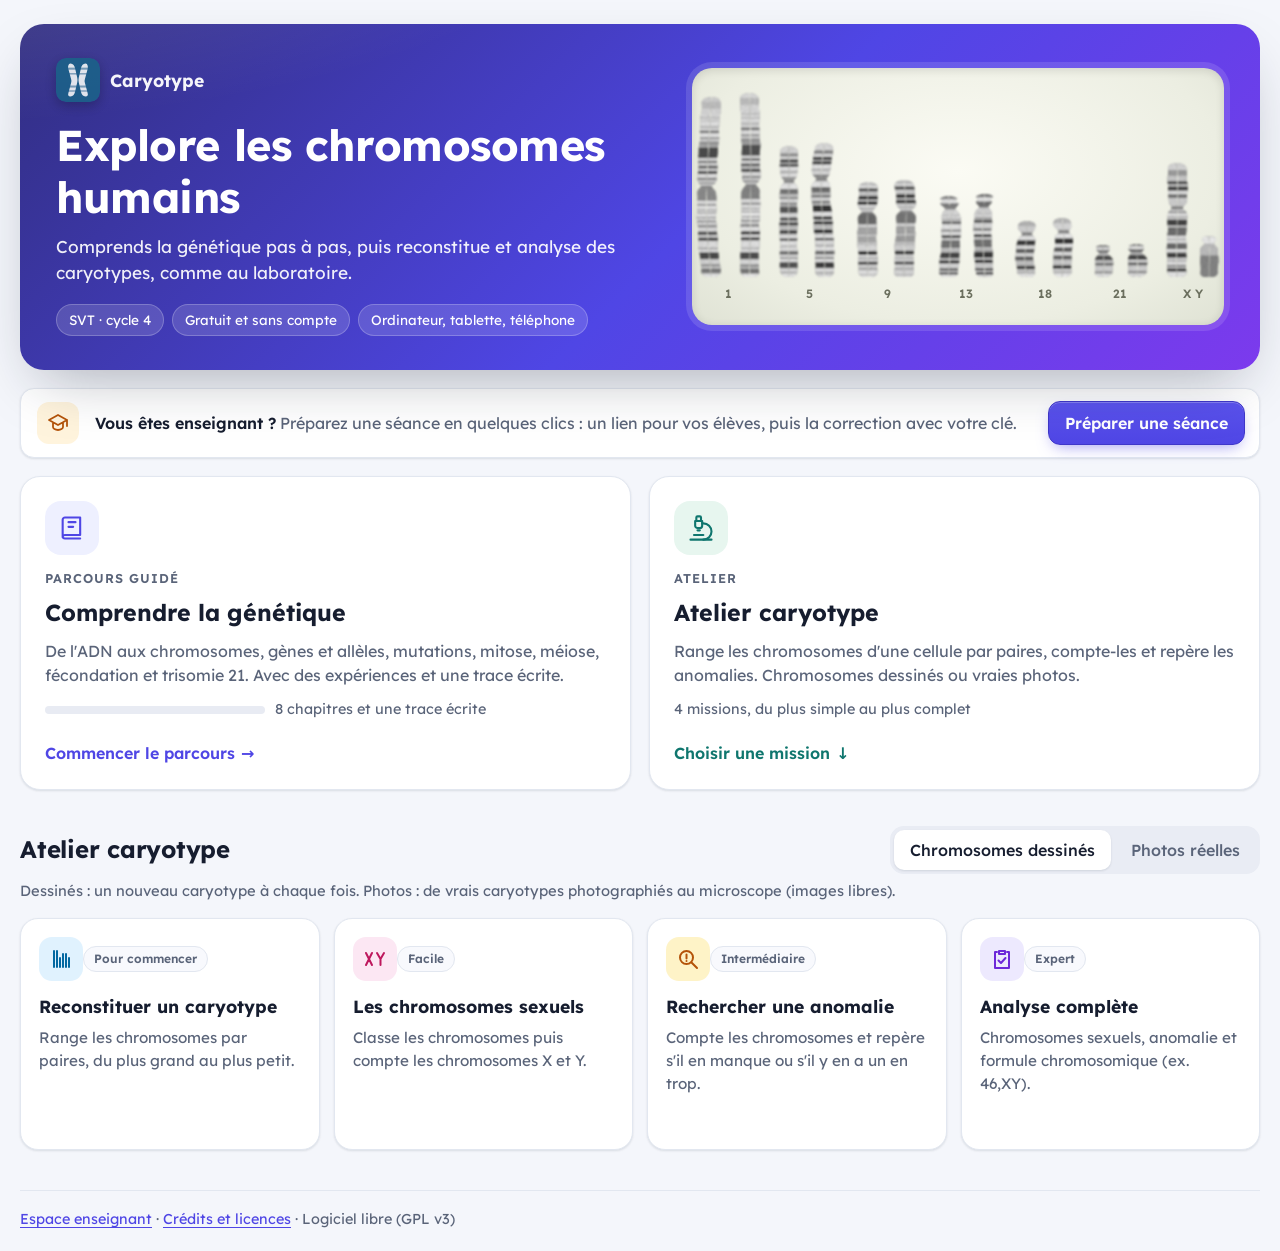
<file: app/index.html>
<!doctype html>
<html lang="fr">
<head>
  <meta charset="utf-8">
  <meta name="viewport" content="width=device-width, initial-scale=1">
  <title>Caryotype</title>
  <meta name="description" content="Reconstituer et analyser un caryotype humain : classement des chromosomes, chromosomes sexuels, anomalies du nombre.">
  <link rel="icon" href="img/icone.svg" type="image/svg+xml">
  <link rel="preload" href="polices/lexend.woff2" as="font" type="font/woff2" crossorigin>
  <link rel="stylesheet" href="css/style.css?v=17">
</head>
<body>

<!-- ============ ACCUEIL ============ -->
<main id="accueil" class="page">
  <header class="hero">
    <div class="hero-texte">
      <div class="hero-marque"><img src="img/icone.svg" alt="" width="44" height="44"><span>Caryotype</span></div>
      <h1>Explore les chromosomes humains</h1>
      <p>Comprends la génétique pas à pas, puis reconstitue et analyse des caryotypes, comme au laboratoire.</p>
      <div class="hero-puces"><span>SVT · cycle 4</span><span>Gratuit et sans compte</span><span>Ordinateur, tablette, téléphone</span></div>
    </div>
    <div class="hero-visuel" id="hero-visuel" aria-hidden="true"></div>
  </header>

  <div class="bandeau-prof partie-prof">
    <span class="bp-icone" aria-hidden="true"><svg viewBox="0 0 24 24" width="24" height="24"><path d="M3 9l9-5 9 5-9 5-9-5z M7 11.2V16c0 1.5 2.2 3 5 3s5-1.5 5-3v-4.8 M21 9v6" fill="none" stroke="currentColor" stroke-width="1.8" stroke-linecap="round" stroke-linejoin="round"/></svg></span>
    <p><b>Vous êtes enseignant ?</b> Préparez une séance en quelques clics : un lien pour vos élèves, puis la correction avec votre clé.</p>
    <button class="btn btn-principal" id="ouvrir-prof-haut">Préparer une séance</button>
  </div>

  <section class="entrees" aria-label="Choisir une activité">
    <a class="entree entree-parcours" href="parcours.html">
      <span class="entree-icone" aria-hidden="true"><svg viewBox="0 0 24 24" width="28" height="28"><path d="M4 19.5V5a2 2 0 0 1 2-2h13v15H6a2 2 0 0 0-2 2zm0 0A2 2 0 0 0 6 21h13 M9 7h6 M9 11h4" fill="none" stroke="currentColor" stroke-width="1.8" stroke-linecap="round" stroke-linejoin="round"/></svg></span>
      <span class="entree-sur">Parcours guidé</span>
      <span class="entree-titre">Comprendre la génétique</span>
      <span class="entree-texte">De l'ADN aux chromosomes, gènes et allèles, mutations, mitose, méiose, fécondation et trisomie 21. Avec des expériences et une trace écrite.</span>
      <span class="entree-progres" id="progres-parcours"><span class="barre-progres"><span></span></span><span class="progres-texte">8 chapitres</span></span>
      <span class="entree-action" id="action-parcours">Commencer le parcours <span aria-hidden="true">→</span></span>
    </a>
    <a class="entree entree-atelier" href="#atelier">
      <span class="entree-icone" aria-hidden="true"><svg viewBox="0 0 24 24" width="28" height="28"><g fill="none" stroke="currentColor" stroke-width="1.8" stroke-linecap="round" stroke-linejoin="round"><path d="M6 18h8"/><path d="M3 22h18"/><path d="M14 22a7 7 0 1 0 0-14h-1"/><path d="M9 14h2"/><path d="M9 12a2 2 0 0 1-2-2V6h6v4a2 2 0 0 1-2 2Z"/><path d="M12 6V3a1 1 0 0 0-1-1H9a1 1 0 0 0-1 1v3"/></g></svg></span>
      <span class="entree-sur">Atelier</span>
      <span class="entree-titre">Atelier caryotype</span>
      <span class="entree-texte">Range les chromosomes d'une cellule par paires, compte-les et repère les anomalies. Chromosomes dessinés ou vraies photos.</span>
      <span class="entree-progres"><span class="progres-texte">4 missions, du plus simple au plus complet</span></span>
      <span class="entree-action">Choisir une mission <span aria-hidden="true">↓</span></span>
    </a>
  </section>

  <section id="atelier" class="atelier">
    <div class="atelier-entete">
      <h2>Atelier caryotype</h2>
      <div class="segment" role="radiogroup" aria-label="Type de chromosomes">
        <label><input type="radio" name="type" value="dessin" checked><span>Chromosomes dessinés</span></label>
        <label><input type="radio" name="type" value="photo"><span>Photos réelles</span></label>
      </div>
    </div>
    <p class="atelier-aide" id="aide-type">Dessinés : un nouveau caryotype à chaque fois. Photos : de vrais caryotypes photographiés au microscope (images libres).</p>

    <div class="cartes" id="choix-activite">
      <button class="carte" data-activite="classer">
        <span class="carte-haut"><span class="carte-icone ic-1" aria-hidden="true"><svg viewBox="0 0 24 24" width="24" height="24"><path d="M5 4v16 M8 4v16 M14 7v13 M17 7v13 M20 11v9 M11 11v9" fill="none" stroke="currentColor" stroke-width="2" stroke-linecap="round"/></svg></span><span class="niveau">Pour commencer</span></span>
        <span class="carte-titre">Reconstituer un caryotype</span>
        <span class="carte-texte">Range les chromosomes par paires, du plus grand au plus petit.</span>
        <span class="carte-go" aria-hidden="true">Commencer →</span>
      </button>
      <button class="carte" data-activite="sexe">
        <span class="carte-haut"><span class="carte-icone ic-2" aria-hidden="true"><svg viewBox="0 0 24 24" width="24" height="24"><path d="M3 6l6 12 M9 6l-6 12 M14 6l3.5 6 3.5-6 M17.5 12v6" fill="none" stroke="currentColor" stroke-width="2" stroke-linecap="round" stroke-linejoin="round"/></svg></span><span class="niveau">Facile</span></span>
        <span class="carte-titre">Les chromosomes sexuels</span>
        <span class="carte-texte">Classe les chromosomes puis compte les chromosomes X et Y.</span>
        <span class="carte-go" aria-hidden="true">Commencer →</span>
      </button>
      <button class="carte" data-activite="anomalie">
        <span class="carte-haut"><span class="carte-icone ic-3" aria-hidden="true"><svg viewBox="0 0 24 24" width="24" height="24"><circle cx="10.5" cy="10.5" r="6.5" fill="none" stroke="currentColor" stroke-width="2"/><path d="M15.5 15.5L21 21 M10.5 7.5v4 M10.5 14v.01" fill="none" stroke="currentColor" stroke-width="2" stroke-linecap="round"/></svg></span><span class="niveau">Intermédiaire</span></span>
        <span class="carte-titre">Rechercher une anomalie</span>
        <span class="carte-texte">Compte les chromosomes et repère s'il en manque ou s'il y en a un en trop.</span>
        <span class="carte-go" aria-hidden="true">Commencer →</span>
      </button>
      <button class="carte" data-activite="complet">
        <span class="carte-haut"><span class="carte-icone ic-4" aria-hidden="true"><svg viewBox="0 0 24 24" width="24" height="24"><path d="M9 4h6v3H9z M7 5H5v16h14V5h-2 M8.5 13.5l2.5 2.5 4.5-5" fill="none" stroke="currentColor" stroke-width="2" stroke-linecap="round" stroke-linejoin="round"/></svg></span><span class="niveau">Expert</span></span>
        <span class="carte-titre">Analyse complète</span>
        <span class="carte-texte">Chromosomes sexuels, anomalie et formule chromosomique (ex. 46,XY).</span>
        <span class="carte-go" aria-hidden="true">Commencer →</span>
      </button>
    </div>
  </section>

  <footer class="pied-accueil">
    <span class="partie-prof"><button class="lien" id="ouvrir-prof">Espace enseignant</button> ·</span>
    <button class="lien" id="ouvrir-credits">Crédits et licences</button> ·
    <span>Logiciel libre (GPL v3)</span>
  </footer>
</main>

<!-- ============ ACTIVITÉ ============ -->
<main id="activite" class="page" hidden>
  <header class="barre">
    <a class="btn" id="retour-parcours" hidden>← Retour au parcours</a>
    <button class="btn-icone" id="retour" title="Retour à l'accueil" aria-label="Retour à l'accueil">
      <svg viewBox="0 0 24 24" width="22" height="22"><path d="M15 5l-7 7 7 7" fill="none" stroke="currentColor" stroke-width="2.4" stroke-linecap="round" stroke-linejoin="round"/></svg>
    </button>
    <div class="titre-activite">
      <h1 id="titre-activite">Reconstituer un caryotype</h1>
      <span id="code-cas" class="code"></span>
    </div>
    <label class="eleve">Nom <input id="nom-eleve" type="text" autocomplete="off" placeholder="Prénom Nom, classe"></label>
    <div class="outils">
      <div class="zoom-groupe" role="group" aria-label="Taille des chromosomes">
        <button id="zoom-moins" class="btn-icone" title="Rapetisser" aria-label="Rapetisser">−</button>
        <button id="zoom-plus" class="btn-icone" title="Agrandir" aria-label="Agrandir">+</button>
      </div>
      <button id="btn-aide" class="btn" title="Aide"><svg viewBox="0 0 24 24" width="20" height="20" aria-hidden="true"><circle cx="12" cy="12" r="9.5" fill="none" stroke="currentColor" stroke-width="1.8"/><path d="M9.5 9.3a2.6 2.6 0 0 1 5 .9c0 1.7-2.5 2.2-2.5 3.8 M12 17v.01" fill="none" stroke="currentColor" stroke-width="1.8" stroke-linecap="round"/></svg><span class="txt">Aide</span></button>
      <button id="btn-imprimer" class="btn" title="Imprimer"><svg viewBox="0 0 24 24" width="20" height="20" aria-hidden="true"><path d="M7 9V3h10v6 M7 17H5a2 2 0 0 1-2-2v-4a2 2 0 0 1 2-2h14a2 2 0 0 1 2 2v4a2 2 0 0 1-2 2h-2 M7 14h10v7H7z" fill="none" stroke="currentColor" stroke-width="1.8" stroke-linejoin="round"/></svg><span class="txt">Imprimer</span></button>
    </div>
  </header>

  <p class="consigne" id="consigne"></p>

  <div class="espace">
    <section class="panneau" id="panneau-lame">
      <h2>Lame du microscope <span class="compteur" id="compteur-lame"></span></h2>
      <div id="lame" aria-label="Chromosomes à classer"></div>
      <p class="astuce">Glisse un chromosome vers sa case, ou touche-le puis touche sa case. Un toucher l'affiche en grand dans la loupe ; double toucher (ou double-clic) : le retourner.</p>
    </section>

    <section class="panneau" id="panneau-caryo">
      <h2>Caryogramme</h2>
      <div id="caryogramme"></div>
    </section>
  </div>

  <section class="panneau" id="questions" hidden></section>

  <div class="actions">
    <button id="btn-verifier" class="btn btn-principal">Vérifier</button>
    <button id="btn-solution" class="btn" hidden>Voir la solution</button>
    <button id="btn-nouveau" class="btn">Nouveau caryotype</button>
  </div>
  <div id="rendu" class="rendu" hidden>
    <p><b>Quand tu as fini</b> : clique sur « Mon bilan », télécharge ton bilan et range le fichier là où ton professeur te l'a demandé (ou montre-lui l'écran).</p>
    <button id="btn-rendu" class="btn btn-principal">Mon bilan</button>
  </div>
  <div id="bilan" class="bilan" role="status" aria-live="polite" hidden></div>

  <aside id="loupe" aria-hidden="true" hidden>
    <span class="loupe-titre">Loupe</span>
    <img alt="">
  </aside>
</main>

<!-- ============ AIDE ============ -->
<dialog id="dlg-aide">
  <form method="dialog" class="dlg">
    <h2>Comment reconnaître les chromosomes ?</h2>
    <ul>
      <li><b>La taille</b> : les chromosomes sont numérotés du plus grand (1) au plus petit (21 et 22 ; le 21 est même un peu plus petit que le 22).</li>
      <li><b>Le centromère</b> : l'étranglement du chromosome. Il est au milieu (1, 3, 16, 19, 20), décalé (la plupart) ou tout en haut (13, 14, 15, 21, 22).</li>
      <li><b>Les bandes</b> : chaque paire a son propre « code-barres » de bandes claires et sombres. Les deux chromosomes d'une même paire ont les mêmes bandes.</li>
      <li><b>Les chromosomes sexuels</b> : X est un chromosome moyen (taille entre le 7 et le 8). Y est petit, de la taille des chromosomes 19 à 22.</li>
    </ul>
    <h3>Les modèles</h3>
    <div id="planche"></div>
    <p class="note">Dans un caryogramme, on place le bras court (au-dessus du centromère) en haut.</p>
    <div class="dlg-actions"><button class="btn btn-principal">Fermer</button></div>
  </form>
</dialog>

<!-- ============ BILAN DE L'ÉLÈVE ============ -->
<dialog id="dlg-rendu">
  <form method="dialog" class="dlg">
    <h2>Mon bilan</h2>
    <div class="ligne"><input type="text" id="r-nom" placeholder="Prénom et nom" autocomplete="off"><input type="text" id="r-classe" placeholder="Classe (ex. 3e2)" autocomplete="off"></div>
    <div class="dlg-actions" style="justify-content:flex-start"><button class="btn btn-principal" type="button" id="r-voir">Voir mon bilan</button></div>
    <p class="note" id="r-etat" aria-live="polite"></p>
    <div id="r-bilan"></div>
    <div class="dlg-actions" id="r-actions" hidden>
      <button class="btn btn-principal" type="button" id="r-telecharger">Télécharger mon bilan</button>
      <button class="btn" type="button" id="r-copier">Copier le code</button>
    </div>
    <p class="note" id="r-aide" hidden>Enregistre le fichier là où ton professeur te l'a demandé (dossier de l'ordinateur, ENT…), ou montre-lui cet écran.</p>
    <div class="dlg-actions"><button class="btn">Fermer</button></div>
  </form>
</dialog>

<!-- ============ ESPACE ENSEIGNANT ============ -->
<dialog id="dlg-prof">
  <form method="dialog" class="dlg" id="form-prof">
    <h2>Préparer une séance</h2>
    <ol class="guide-prof">
      <li><b>Réglez</b> l'activité (étapes 1 à 4 ci-dessous), puis copiez le lien (étape 5).</li>
      <li><b>Donnez le lien</b> aux élèves (ENT, Pronote, QR code…). Ils arrivent directement sur l'activité, sans espace enseignant, sans compte à créer. Rien n'est enregistré en ligne.</li>
      <li><b>Récupérez les bilans</b> : chaque élève télécharge un fichier « Mon bilan » ; glissez-les tous en bas de cette fenêtre.</li>
      <li><b>Corrigez</b> : chaque élève a un code de caryotype (en haut de son écran et sur sa feuille imprimée). Avec ce code et votre clé, vous ouvrez sa solution (en bas de cette fenêtre).</li>
    </ol>

    <fieldset>
      <legend>1. La mission</legend>
      <select id="prof-activite">
        <option value="classer">Reconstituer un caryotype</option>
        <option value="sexe">Les chromosomes sexuels (X et Y)</option>
        <option value="anomalie">Rechercher une anomalie</option>
        <option value="complet">Analyse complète (avec formule)</option>
      </select>
    </fieldset>

    <fieldset>
      <legend>2. Les caryotypes possibles <small>(un est tiré au hasard pour chaque élève)</small></legend>
      <div class="ligne">
        <button type="button" class="btn" id="prof-essentiels">Les essentiels : 46,XX · 46,XY · trisomie 21</button>
        <button type="button" class="btn" id="prof-tout">Tout cocher</button>
        <button type="button" class="btn" id="prof-rien">Tout décocher</button>
      </div>
      <div id="prof-cas" class="liste-cas"></div>
    </fieldset>

    <fieldset>
      <legend>3. Les options</legend>
      <label><input type="checkbox" id="prof-modeles" checked> Afficher les modèles dans les cases (aide)</label>
      <label><input type="checkbox" id="prof-rotation" checked> Chromosomes tournés dans tous les sens sur la lame</label>
      <label><input type="checkbox" id="prof-solution" checked> Autoriser « Voir la solution » après une vérification</label>
    </fieldset>

    <fieldset>
      <legend>4. Votre clé de correction</legend>
      <p class="note">Elle vous permettra d'ouvrir la solution du caryotype de chaque élève. Notez-la : elle n'est pas dans le lien donné aux élèves, qui ne peuvent donc pas l'utiliser. Gardez la même pour toutes vos classes.</p>
      <input id="prof-cle" type="text" autocomplete="off" spellcheck="false" aria-label="Clé de correction">
    </fieldset>

    <fieldset class="encadre-lien">
      <legend>5. Le lien à donner aux élèves</legend>
      <input id="prof-lien" type="text" readonly aria-label="Lien à donner aux élèves">
      <div class="dlg-actions">
        <button type="button" class="btn" id="prof-tester">Tester comme un élève</button>
        <button type="button" class="btn btn-principal" id="prof-copier">Copier le lien</button>
      </div>
      <p class="note">Pour le parcours guidé « Comprendre la génétique », donnez simplement l'adresse <a href="parcours.html" id="prof-lien-parcours">parcours.html</a>.</p>
    </fieldset>

    <fieldset>
      <legend>Après la séance : lire les bilans</legend>
      <p class="note">En fin d'activité, chaque élève clique sur « Mon bilan » et télécharge un petit fichier dont le nom contient tout : nom, classe et code (ex. <code>Caryotype · Léa Martin · 3e2 · K7M2-9QXP-3TBA-WQ4R-ZZZZ</code>).</p>
      <label class="depot" id="prof-depot"><input type="file" id="prof-fichiers" multiple accept=".html,.htm,text/html" hidden>
        <b>Glissez ici les fichiers des élèves</b><span>ou cliquez pour les choisir (plusieurs à la fois)</span></label>
      <p class="note">Sans fichier : tapez une ligne par élève, recopiée de son écran ou d'une photo (<code>Léa Martin ; 3e2 ; code</code>). Les accents et majuscules n'ont pas d'importance. Les anciens codes « R1. » sont aussi acceptés.</p>
      <textarea id="prof-rendus" rows="3" placeholder="Prénom Nom ; classe ; code (une ligne par élève)" spellcheck="false"></textarea>
      <div class="dlg-actions" style="justify-content:flex-start">
        <button type="button" class="btn btn-principal" id="prof-lire">Ajouter ces lignes</button>
        <button type="button" class="btn" id="prof-vider">Vider le tableau</button>
        <button type="button" class="btn" id="prof-copier-tableau" hidden>Copier le tableau (tableur)</button>
      </div>
      <div id="prof-tableau"></div>
      <p class="note">« Voir » ouvre le caryotype de l'élève tel qu'il l'a rendu (fichiers seulement, avec la clé de correction du lien). Le code vérifie le nom, la classe et les résultats : une retouche ou une faute de frappe est signalée. Rien n'est envoyé en ligne.</p>
    </fieldset>

    <fieldset>
      <legend>Ouvrir la solution d'un caryotype</legend>
      <p class="note">Chaque caryotype tiré depuis votre lien a un code (en haut de l'écran de l'élève et sur sa feuille imprimée). La solution s'ouvre avec ce code et votre clé de correction ci-dessus.</p>
      <div class="ligne">
        <input id="prof-code" type="text" placeholder="Code, ex. D7K2Q-4F" autocomplete="off">
        <button type="button" class="btn" id="prof-corriger">Ouvrir avec la solution</button>
      </div>
    </fieldset>

    <div class="dlg-actions"><button class="btn btn-principal">Fermer</button></div>
  </form>
</dialog>

<!-- ============ CRÉDITS ============ -->
<dialog id="dlg-credits">
  <form method="dialog" class="dlg">
    <h2>Crédits et licences</h2>
    <p>Application libre réalisée pour l'enseignement des SVT au collège, vibecodée avec Claude (Anthropic).</p>
    <ul>
      <li><b>Bandes chromosomiques</b> des chromosomes dessinés : UCSC Genome Browser, assemblage GRCh38/hg38 (fichier cytoBand), domaine public.</li>
      <li><b>Photos de caryotypes</b> (Wikimedia Commons), chromosomes découpés et détourés :
        <ul id="liste-credits"></ul>
      </li>
      <li><b>Police</b> Lexend (SIL Open Font License) ; icône du microscope : Lucide (licence ISC).</li>
      <li>Le caryotype photo « 46,XX » est un montage pédagogique : deux chromosomes X ont été retirés d'un caryotype 48,XXXX.</li>
    </ul>
    <div class="dlg-actions"><button class="btn btn-principal">Fermer</button></div>
  </form>
</dialog>

<script src="js/bandes.js?v=17"></script>
<script src="donnees/chromosomes.js?v=17"></script>
<script src="js/chromosome.js?v=17"></script>
<script src="js/cas.js?v=17"></script>
<script src="js/app.js?v=17"></script>
</body>
</html>
</file>
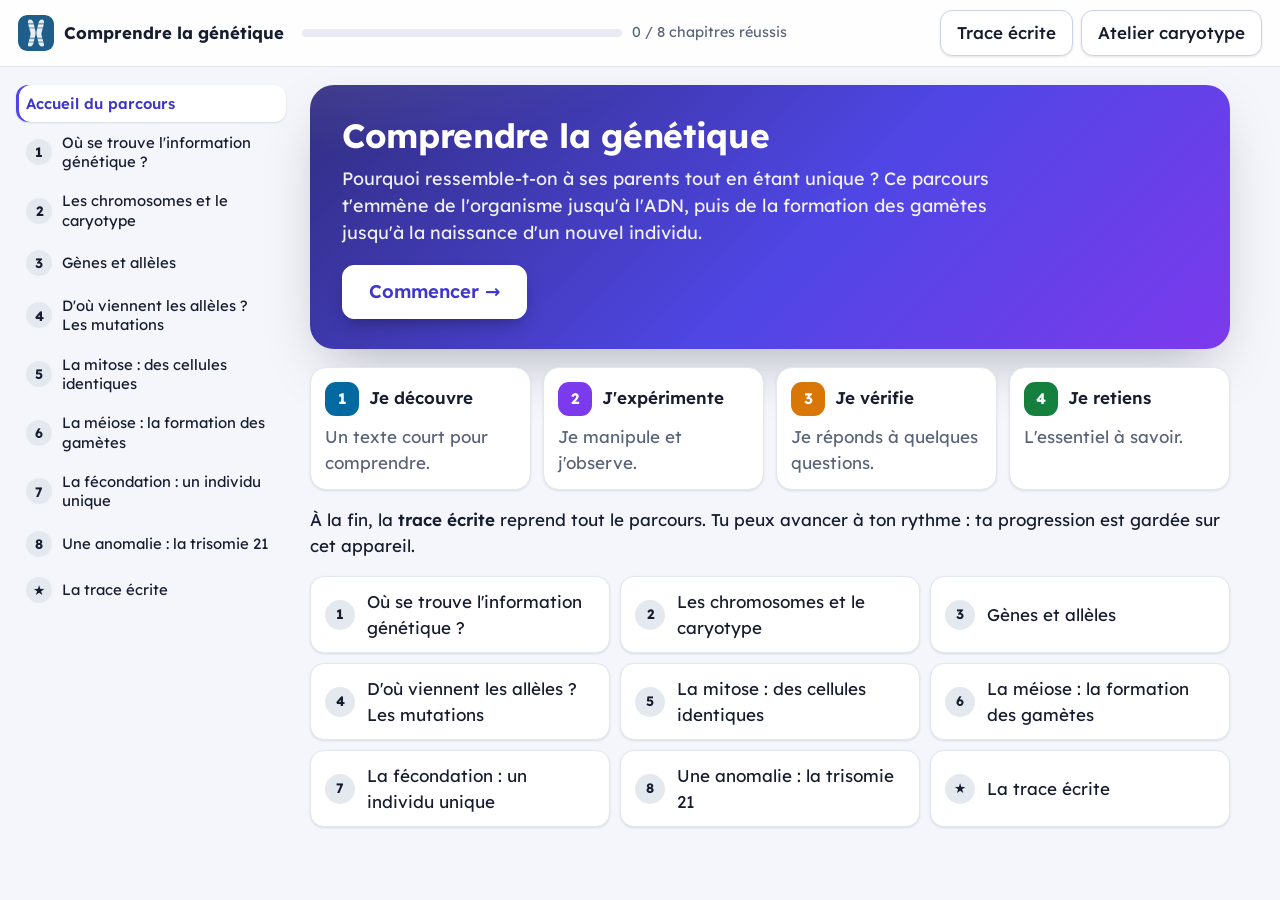
<file: app/parcours.html>
<!doctype html>
<html lang="fr">
<head>
  <meta charset="utf-8">
  <meta name="viewport" content="width=device-width, initial-scale=1">
  <title>Comprendre la génétique</title>
  <meta name="description" content="Parcours guidé de génétique (SVT, cycle 4) : ADN, chromosomes, caryotype, gènes et allèles, mutations, mitose, méiose, fécondation, trisomie 21, trace écrite.">
  <link rel="icon" href="img/icone.svg" type="image/svg+xml">
  <link rel="preload" href="polices/lexend.woff2" as="font" type="font/woff2" crossorigin>
  <link rel="stylesheet" href="css/style.css?v=17">
  <link rel="stylesheet" href="css/parcours.css?v=17">
</head>
<body class="parcours">

<header class="p-entete">
  <button class="btn p-menu" id="p-menu" aria-expanded="false" aria-controls="sommaire">☰ Chapitres</button>
  <a class="p-marque" href="index.html" title="Accueil">
    <img src="img/icone.svg" alt="" width="36" height="36">
    <span>Comprendre la génétique</span>
  </a>
  <div class="p-progression" aria-label="Progression">
    <div class="p-barre"><div id="p-barre-remplie"></div></div>
    <span id="p-progression-texte"></span>
  </div>
  <nav class="p-liens">
    <a href="#trace" class="btn">Trace écrite</a>
    <a href="index.html" class="btn">Atelier caryotype</a>
  </nav>
</header>

<div class="p-corps">
  <nav id="sommaire" aria-label="Chapitres"></nav>
  <div class="p-voile" id="p-voile"></div>
  <main id="chapitre" tabindex="-1"></main>
</div>

<script src="js/bandes.js?v=17"></script>
<script src="js/chromosome.js?v=17"></script>
<script src="js/parcours.js?v=17"></script>
</body>
</html>
</file>
<file: app/css/style.css>
/* Caryotype — styles communs (accueil, atelier, boîtes de dialogue).
 * Police Lexend (SIL OFL), hébergée avec l'application : aucun appel
 * à un serveur extérieur. */
@font-face {
  font-family: "Lexend";
  src: url("../polices/lexend.woff2") format("woff2");
  font-weight: 100 900;
  font-display: swap;
}

:root {
  --zoom: 1;
  --fond: #f4f6fb;
  --surface: #ffffff;
  --surface-2: #f8f9fd;
  --texte: #161d2f;
  --texte-doux: #5a6479;
  --bordure: #e2e7f0;
  --bordure-forte: #cbd3e1;
  --primaire: #4f46e5;
  --primaire-fonce: #3f37c9;
  --primaire-clair: #eef0ff;
  --accent: #f59e0b;
  --juste: #15803d;
  --juste-clair: #e8f7ee;
  --faux: #dc2626;
  --faux-clair: #fdecec;
  --lame: #eef0e6;
  --rayon: 14px;
  --rayon-petit: 10px;
  --ombre-1: 0 1px 2px rgb(22 29 47 / 6%), 0 1px 3px rgb(22 29 47 / 6%);
  --ombre-2: 0 10px 30px -10px rgb(22 29 47 / 22%), 0 2px 6px rgb(22 29 47 / 6%);
  --ombre-3: 0 24px 60px -20px rgb(22 29 47 / 35%);
  --police: "Lexend", system-ui, -apple-system, "Segoe UI", Roboto, Ubuntu, sans-serif;
  color-scheme: light;
}

* { box-sizing: border-box; }
html { scroll-behavior: smooth; }
@media (prefers-reduced-motion: reduce) {
  html { scroll-behavior: auto; }
  *, *::before, *::after { animation-duration: .01ms !important; transition-duration: .01ms !important; }
}
body {
  margin: 0;
  font: 16px/1.5 var(--police);
  color: var(--texte);
  background: var(--fond);
  -webkit-font-smoothing: antialiased;
}
[hidden] { display: none !important; }
h1, h2, h3, h4 { line-height: 1.2; margin: 0; letter-spacing: -.01em; }
small { color: var(--texte-doux); }
b, strong { font-weight: 600; }

.page { max-width: 1440px; margin: 0 auto; padding: 20px; }

/* ---------- boutons ---------- */
.btn, .btn-icone {
  font: inherit; font-weight: 500;
  display: inline-flex; align-items: center; justify-content: center; gap: 8px;
  border: 1px solid var(--bordure-forte);
  background: var(--surface);
  color: var(--texte);
  border-radius: 12px;
  padding: 9px 16px;
  min-height: 44px;
  cursor: pointer;
  text-decoration: none;
  box-shadow: var(--ombre-1);
  transition: background .15s, border-color .15s, box-shadow .15s, transform .1s, color .15s;
}
.btn:hover, .btn-icone:hover { border-color: var(--primaire); color: var(--primaire-fonce); }
.btn:active, .btn-icone:active { transform: translateY(1px); }
.btn:disabled, .btn-icone:disabled { opacity: .5; cursor: not-allowed; transform: none; }
.btn svg { flex: none; }
.btn-principal {
  background: linear-gradient(180deg, #5b53ee, var(--primaire));
  border-color: var(--primaire-fonce); color: #fff; font-weight: 600;
  box-shadow: 0 1px 0 rgb(255 255 255 / 25%) inset, 0 6px 16px -6px rgb(79 70 229 / 60%);
}
.btn-principal:hover { background: var(--primaire-fonce); color: #fff; border-color: var(--primaire-fonce); }
.btn-icone { width: 44px; padding: 0; font-size: 22px; }
.lien { font: inherit; background: none; border: 0; color: var(--primaire); text-decoration: underline; text-underline-offset: 3px; cursor: pointer; padding: 0; }
.lien:hover { color: var(--primaire-fonce); }
:focus-visible { outline: 3px solid var(--accent); outline-offset: 2px; border-radius: 6px; }

/* ---------- accueil ---------- */
.hero {
  position: relative; overflow: hidden;
  display: grid; grid-template-columns: minmax(0, 1.15fr) minmax(0, 1fr); gap: 24px; align-items: center;
  background:
    radial-gradient(1200px 400px at -10% -40%, rgb(255 255 255 / 18%), transparent 60%),
    linear-gradient(135deg, #312e81 0%, #4f46e5 55%, #7c3aed 100%);
  color: #fff; border-radius: 24px; padding: 34px 36px; margin: 4px 0 18px;
  box-shadow: var(--ombre-3);
}
.hero-marque { display: flex; align-items: center; gap: 10px; font-weight: 700; font-size: 1.1rem; opacity: .95; margin-bottom: 18px; }
.hero-marque img { border-radius: 10px; box-shadow: 0 4px 12px rgb(0 0 0 / 25%); }
.hero h1 { font-size: clamp(1.8rem, 3.6vw, 2.7rem); font-weight: 700; margin-bottom: 10px; }
.hero-texte > p { margin: 0 0 18px; font-size: 1.08rem; opacity: .92; max-width: 560px; }
.hero-puces { display: flex; flex-wrap: wrap; gap: 8px; }
.hero-puces span { font-size: .85rem; padding: 5px 12px; border-radius: 999px; background: rgb(255 255 255 / 14%); border: 1px solid rgb(255 255 255 / 22%); }
.hero-visuel {
  display: flex; align-items: flex-end; justify-content: center; gap: 10px; flex-wrap: nowrap;
  min-height: 200px; padding: 22px 16px; border-radius: 20px;
  background: radial-gradient(ellipse at 50% 40%, #fbfbf4 0%, #eceee2 70%, #dfe2d4 100%);
  box-shadow: 0 0 0 6px rgb(255 255 255 / 12%), inset 0 2px 10px rgb(0 0 0 / 12%);
}
.hero-visuel .paire { display: flex; gap: 4px; align-items: center; flex-direction: column; }
.hero-visuel .paire > div { display: flex; gap: 3px; align-items: flex-end; }
.hero-visuel img { width: auto; height: auto; max-height: calc(var(--h) * 1px); }
@media (max-width: 1100px) { .hero-visuel img { max-height: calc(var(--h) * .75px); } .hero-visuel { gap: 6px; } }
@media (max-width: 480px) {
  .hero-visuel img { max-height: calc(var(--h) * .6px); }
  .hero-visuel { gap: 8px; }
  .hero-visuel .paire:nth-child(2), .hero-visuel .paire:nth-child(4) { display: none; }
}
input[type=range] { accent-color: var(--primaire); }
.hero-visuel .paire span { font-size: .75rem; font-weight: 600; color: #6b6f5e; }
@media (max-width: 820px) {
  .hero { grid-template-columns: minmax(0, 1fr); padding: 26px 22px; }
  .hero-visuel { min-height: 0; padding: 14px; gap: 6px; }
}

.bandeau-prof {
  display: flex; align-items: center; gap: 12px 16px; flex-wrap: wrap;
  background: var(--surface); border: 1px solid var(--bordure); border-radius: var(--rayon);
  padding: 12px 14px 12px 16px; margin: 0 0 18px; box-shadow: var(--ombre-1);
}
.bandeau-prof p { margin: 0; flex: 1 1 320px; color: var(--texte-doux); }
.bandeau-prof p b { color: var(--texte); }
.bp-icone { display: grid; place-items: center; width: 42px; height: 42px; border-radius: 12px; background: #fff4dd; color: #b45309; flex: none; }
.mode-eleve .partie-prof { display: none !important; }

.entrees { display: grid; grid-template-columns: repeat(2, minmax(0, 1fr)); gap: 18px; margin-bottom: 36px; }
@media (max-width: 820px) { .entrees { grid-template-columns: minmax(0, 1fr); } }
.entree {
  position: relative; display: flex; flex-direction: column; gap: 8px; text-decoration: none; color: var(--texte);
  background: var(--surface); border: 1px solid var(--bordure); border-radius: 20px; padding: 24px;
  box-shadow: var(--ombre-1); transition: transform .18s, box-shadow .18s, border-color .18s;
}
.entree:hover { transform: translateY(-3px); box-shadow: var(--ombre-2); border-color: var(--bordure-forte); }
.entree-icone { display: grid; place-items: center; width: 54px; height: 54px; border-radius: 16px; margin-bottom: 6px; }
.entree-parcours .entree-icone { background: var(--primaire-clair); color: var(--primaire); }
.entree-atelier .entree-icone { background: #e7f6ef; color: #0f766e; }
.entree-sur { font-size: .8rem; font-weight: 600; text-transform: uppercase; letter-spacing: .08em; color: var(--texte-doux); }
.entree-titre { font-size: 1.45rem; font-weight: 700; }
.entree-texte { color: var(--texte-doux); }
.entree-progres { display: flex; align-items: center; gap: 10px; font-size: .9rem; color: var(--texte-doux); margin-top: 4px; }
.barre-progres { flex: 1; max-width: 220px; height: 8px; border-radius: 99px; background: #e8ebf3; overflow: hidden; }
.barre-progres > span { display: block; height: 100%; width: 0; border-radius: 99px; background: linear-gradient(90deg, #22c55e, var(--juste)); transition: width .5s; }
.entree-action { margin-top: auto; padding-top: 12px; font-weight: 600; color: var(--primaire); display: inline-flex; gap: 6px; }
.entree-atelier .entree-action { color: #0f766e; }
.entree-action span { transition: transform .18s; }
.entree:hover .entree-action span { transform: translateX(3px); }
.entree-atelier:hover .entree-action span { transform: translateY(3px); }

.atelier { scroll-margin-top: 16px; }
.atelier-entete { display: flex; flex-wrap: wrap; align-items: center; justify-content: space-between; gap: 12px; margin-bottom: 6px; }
.atelier-entete h2 { font-size: 1.5rem; }
.atelier-aide { margin: 0 0 16px; color: var(--texte-doux); font-size: .92rem; }

/* contrôle segmenté (choix dessins / photos) */
.segment { display: inline-flex; padding: 4px; gap: 4px; background: #e9ecf4; border-radius: 14px; }
.segment label { position: relative; cursor: pointer; }
.segment input { position: absolute; opacity: 0; inset: 0; margin: 0; width: 100%; height: 100%; cursor: pointer; }
.segment span { display: block; padding: 8px 16px; border-radius: 10px; font-weight: 500; color: var(--texte-doux); transition: background .15s, color .15s, box-shadow .15s; }
.segment input:checked + span { background: var(--surface); color: var(--texte); box-shadow: var(--ombre-1); }
.segment input:focus-visible + span { outline: 3px solid var(--accent); }

.cartes { display: grid; grid-template-columns: repeat(auto-fill, minmax(240px, 1fr)); gap: 14px; }
.carte {
  font: inherit; text-align: left; cursor: pointer; color: var(--texte);
  background: var(--surface); border: 1px solid var(--bordure); border-radius: 18px;
  padding: 18px; display: flex; flex-direction: column; gap: 8px;
  box-shadow: var(--ombre-1);
  transition: border-color .18s, box-shadow .18s, transform .18s;
}
.carte:hover { border-color: var(--bordure-forte); box-shadow: var(--ombre-2); transform: translateY(-3px); }
.carte-haut { display: flex; justify-content: space-between; align-items: center; margin-bottom: 4px; }
.carte-icone { display: grid; place-items: center; width: 44px; height: 44px; border-radius: 13px; }
.ic-1 { background: #e0f2fe; color: #0369a1; }
.ic-2 { background: #fce7f3; color: #be185d; }
.ic-3 { background: #fef3c7; color: #b45309; }
.ic-4 { background: #ede9fe; color: #6d28d9; }
.niveau { font-size: .75rem; font-weight: 600; padding: 3px 10px; border-radius: 99px; background: var(--surface-2); border: 1px solid var(--bordure); color: var(--texte-doux); }
.carte-titre { font-weight: 700; font-size: 1.1rem; }
.carte-texte { color: var(--texte-doux); font-size: .95rem; }
.carte-go { margin-top: auto; padding-top: 6px; font-weight: 600; font-size: .92rem; color: var(--primaire); opacity: 0; transform: translateX(-4px); transition: opacity .18s, transform .18s; }
.carte:hover .carte-go, .carte:focus-visible .carte-go { opacity: 1; transform: none; }
@media (hover: none) { .carte-go { opacity: 1; transform: none; } }

.pied-accueil { margin-top: 40px; padding-top: 18px; border-top: 1px solid var(--bordure); color: var(--texte-doux); font-size: .9rem; }

/* espace enseignant */
.guide-prof { margin: 0 0 6px; padding-left: 22px; display: flex; flex-direction: column; gap: 4px; }
.encadre-lien { border-color: #c7cbfa !important; background: var(--primaire-clair) !important; }
.encadre-lien input { width: 100%; }
#retour-parcours { text-decoration: none; }

/* ---------- barre de l'activité ---------- */
.barre {
  position: sticky; top: 0; z-index: 40;
  display: flex; flex-wrap: wrap; align-items: center; gap: 10px 14px;
  margin: -20px -20px 14px; padding: 12px 20px;
  background: rgb(255 255 255 / 88%); backdrop-filter: saturate(1.4) blur(10px);
  -webkit-backdrop-filter: saturate(1.4) blur(10px);
  border-bottom: 1px solid var(--bordure);
}
.titre-activite { flex: 1 1 220px; display: flex; flex-direction: column; gap: 2px; }
.titre-activite h1 { font-size: 1.3rem; font-weight: 700; }
.code { color: var(--texte-doux); font-size: .85rem; font-variant-numeric: tabular-nums; }
.eleve { display: flex; align-items: center; gap: 8px; color: var(--texte-doux); font-size: .9rem; }
.eleve input { font: inherit; padding: 9px 12px; border: 1px solid var(--bordure-forte); border-radius: 12px; width: 220px; max-width: 50vw; background: var(--surface); }
.outils { display: flex; gap: 8px; align-items: center; }
.zoom-groupe { display: inline-flex; border: 1px solid var(--bordure-forte); border-radius: 12px; overflow: hidden; box-shadow: var(--ombre-1); }
.zoom-groupe .btn-icone { border: 0; border-radius: 0; box-shadow: none; }
.zoom-groupe .btn-icone + .btn-icone { border-left: 1px solid var(--bordure); }
.consigne {
  display: flex; gap: 12px; align-items: flex-start;
  margin: 0 0 14px; padding: 12px 16px; border-radius: var(--rayon);
  background: var(--primaire-clair); border: 1px solid #dadffd; color: #2b2f6b;
}
.consigne::before {
  content: ""; flex: none; width: 22px; height: 22px; margin-top: 1px;
  background: var(--primaire);
  -webkit-mask: url("data:image/svg+xml,%3Csvg xmlns='http://www.w3.org/2000/svg' viewBox='0 0 24 24'%3E%3Cpath d='M12 2a10 10 0 1 0 0 20 10 10 0 0 0 0-20zm1 15h-2v-6h2v6zm0-8h-2V7h2v2z'/%3E%3C/svg%3E") center / contain no-repeat;
          mask: url("data:image/svg+xml,%3Csvg xmlns='http://www.w3.org/2000/svg' viewBox='0 0 24 24'%3E%3Cpath d='M12 2a10 10 0 1 0 0 20 10 10 0 0 0 0-20zm1 15h-2v-6h2v6zm0-8h-2V7h2v2z'/%3E%3C/svg%3E") center / contain no-repeat;
}

/* ---------- espace de travail ---------- */
.espace { display: grid; grid-template-columns: minmax(0, 1fr); gap: 16px; }
@media (min-width: 1150px) {
  .espace { grid-template-columns: minmax(0, 1fr) minmax(0, 1fr); align-items: start; }
}
.panneau { background: var(--surface); border: 1px solid var(--bordure); border-radius: 18px; padding: 16px; box-shadow: var(--ombre-1); }
.panneau h2 { font-size: 1.02rem; font-weight: 600; margin-bottom: 12px; display: flex; justify-content: space-between; align-items: center; gap: 8px; }
.compteur { font-weight: 500; color: var(--texte-doux); font-size: .82rem; background: var(--surface-2); border: 1px solid var(--bordure); padding: 3px 10px; border-radius: 99px; }
.astuce { margin: 10px 0 0; font-size: .85rem; color: var(--texte-doux); }

#lame {
  position: relative;
  height: calc(620px * var(--zoom));
  min-height: 380px;
  border-radius: 50% / 18%;
  background: radial-gradient(ellipse at 50% 45%, #fdfdf7 0%, var(--lame) 60%, #dde0d1 100%);
  border: 1px solid #d3d6c6;
  box-shadow: inset 0 2px 12px rgb(0 0 0 / 8%);
  overflow: hidden;
  touch-action: none;
}

.chromo {
  position: absolute;
  cursor: grab;
  touch-action: none;
  user-select: none;
  -webkit-user-select: none;
  line-height: 0;
  border-radius: 4px;
}
.chromo img { display: block; pointer-events: none; transition: filter .12s; }
.chromo:hover img { filter: drop-shadow(0 0 2px rgb(79 70 229 / 75%)); }
.chromo.choisi img { filter: drop-shadow(0 0 2px var(--primaire)) drop-shadow(0 0 4px var(--primaire)); }
.chromo.juste img { filter: drop-shadow(0 0 1.5px var(--juste)) drop-shadow(0 0 2.5px var(--juste)); }
.chromo.faux img { filter: drop-shadow(0 0 1.5px var(--faux)) drop-shadow(0 0 3px var(--faux)); }
.chromo.glisse { position: fixed; z-index: 1000; cursor: grabbing; pointer-events: none; }
.chromo.glisse img { filter: drop-shadow(0 8px 10px rgb(0 0 0 / 30%)); }

/* ---------- caryogramme ---------- */
#caryogramme { display: flex; flex-direction: column; gap: 8px; overflow-x: auto; padding-bottom: 4px; }
.rangee { display: flex; justify-content: space-around; gap: 6px; }
.case {
  flex: 1 1 0;
  min-width: calc(54px * var(--zoom));
  display: flex; flex-direction: column; align-items: stretch;
  border-radius: 10px;
  padding: 4px 3px 2px;
  cursor: pointer;
  transition: background .12s, box-shadow .12s;
}
.case:hover { background: var(--surface-2); }
.case.survol { background: var(--primaire-clair); box-shadow: inset 0 0 0 2px var(--primaire); }
.contenu {
  display: flex; align-items: flex-end; justify-content: center; gap: calc(4px * var(--zoom));
  border-bottom: 2px solid #b4bdcc;
  padding-bottom: 3px;
}
.rangee:nth-child(1) .contenu { min-height: calc(200px * var(--zoom)); }
.rangee:nth-child(2) .contenu { min-height: calc(130px * var(--zoom)); }
.rangee:nth-child(3) .contenu { min-height: calc(95px * var(--zoom)); }
.rangee:nth-child(4) .contenu { min-height: calc(125px * var(--zoom)); }
.case .chromo { position: static; }
.modele { opacity: .2; pointer-events: none; margin-right: 2px; }
.etiquette { text-align: center; font-weight: 600; font-size: .85rem; color: var(--texte-doux); padding-top: 2px; }

/* ---------- questions et bilan ---------- */
#questions { margin-top: 16px; }
.grille-questions { display: grid; grid-template-columns: repeat(auto-fit, minmax(220px, 1fr)); gap: 12px; }
.q { display: flex; flex-direction: column; gap: 6px; border: 1px solid var(--bordure); border-radius: var(--rayon-petit); padding: 12px; margin: 0; background: var(--surface-2); }
.q legend { padding: 0 6px; font-weight: 600; }
.q input[type=number], .q input[type=text], .q select, .q textarea,
.dlg select, .dlg input[type=text] {
  font: inherit; padding: 9px 11px; border: 1px solid var(--bordure-forte); border-radius: 10px; width: 100%; background: var(--surface); color: var(--texte);
  transition: border-color .15s, box-shadow .15s;
}
.q input:focus, .q select:focus, .q textarea:focus, .dlg select:focus, .dlg input[type=text]:focus, .eleve input:focus, textarea:focus {
  outline: none; border-color: var(--primaire); box-shadow: 0 0 0 4px rgb(79 70 229 / 15%);
}
.q-large { grid-column: 1 / -1; }
.quel { display: flex; align-items: center; gap: 6px; }
.quel select { width: auto; }
.q-juste { border-color: #9ad8b1; background: var(--juste-clair); box-shadow: inset 4px 0 0 var(--juste); }
.q-faux { border-color: #f3b1b1; background: var(--faux-clair); box-shadow: inset 4px 0 0 var(--faux); }

.actions { display: flex; flex-wrap: wrap; gap: 10px; margin: 16px 0; }
#btn-verifier { min-width: 160px; font-size: 1.05rem; }
.bilan { background: var(--surface); border: 1px solid var(--bordure); border-left: 6px solid var(--accent); border-radius: var(--rayon); padding: 8px 18px; box-shadow: var(--ombre-1); animation: monte .25s ease; }
@keyframes monte { from { transform: translateY(6px); } to { transform: none; } }
.bilan p { margin: 8px 0; }
.rendu { margin: 16px 0; padding: 14px 18px; background: var(--primaire-clair); border: 1px solid #dadffd; border-radius: var(--rayon); display: flex; flex-direction: column; gap: 10px; align-items: flex-start; }
.rendu p { margin: 0; }
.rendu textarea, #prof-rendus { width: 100%; font: .85rem ui-monospace, monospace; padding: 8px 10px; border: 1px solid var(--bordure-forte); border-radius: 10px; word-break: break-all; }
.tableau-defile { overflow-x: auto; }
.tableau-rendus { border-collapse: collapse; width: 100%; font-size: .9rem; }
.tableau-rendus th, .tableau-rendus td { border-bottom: 1px solid var(--bordure); padding: 6px 8px; text-align: left; vertical-align: top; }
.tableau-rendus th { font-weight: 600; color: var(--texte-doux); font-size: .82rem; }
.rendu-justif td { color: var(--texte-doux); font-size: .85rem; border-bottom-width: 2px; }
.rendu-erreur td { color: var(--faux); }
.bilan-ok { border-left-color: var(--juste); background: linear-gradient(90deg, var(--juste-clair), var(--surface) 40%); }
.bilan-solution { border-left-color: var(--primaire); }
.bilan .ok { color: var(--juste); font-weight: 600; }
.bilan .conseil { color: var(--texte-doux); }
.source { color: var(--texte-doux); font-size: .85rem; }

/* ---------- boîtes de dialogue ---------- */
dialog { border: 0; border-radius: 20px; padding: 0; max-width: min(880px, calc(100vw - 24px)); box-shadow: var(--ombre-3); color: var(--texte); }
dialog[open] { animation: ouvre .2s ease; }
@keyframes ouvre { from { transform: translateY(10px) scale(.98); } to { transform: none; } }
dialog::backdrop { background: rgb(17 24 39 / 50%); backdrop-filter: blur(3px); }
.dlg { padding: 24px 26px; }
.dlg h2 { font-size: 1.4rem; margin-bottom: 12px; }
.dlg h3 { margin: 16px 0 8px; }
.dlg fieldset { border: 1px solid var(--bordure); border-radius: var(--rayon); margin: 14px 0; padding: 12px 16px 14px; display: flex; flex-direction: column; gap: 8px; background: var(--surface-2); }
.dlg legend { font-weight: 600; padding: 0 6px; }
.dlg-actions { display: flex; gap: 8px; justify-content: flex-end; margin-top: 14px; flex-wrap: wrap; }
.note { color: var(--texte-doux); font-size: .92rem; margin: 0; }
.liste-cas { display: grid; grid-template-columns: repeat(auto-fit, minmax(260px, 1fr)); gap: 10px; }
.liste-cas h4 { margin: 4px 0; font-size: .95rem; }
.liste-cas label { display: block; padding: 3px 0; }
.champ-lien { display: flex; flex-direction: column; gap: 4px; margin-top: 12px; }
.champ-lien input { width: 100%; font-size: .85rem; }
.ligne { display: flex; gap: 8px; flex-wrap: wrap; }
.ligne input { flex: 1 1 160px; }
input[type=checkbox], input[type=radio] { accent-color: var(--primaire); width: 1.05em; height: 1.05em; }
#planche { display: flex; flex-wrap: wrap; align-items: flex-end; gap: 10px 12px; }
#planche figure { margin: 0; text-align: center; }
#planche figcaption { font-size: .8rem; font-weight: 600; color: var(--texte-doux); }

/* ---------- loupe ---------- */
#loupe {
  position: fixed; right: 16px; bottom: 16px; z-index: 900;
  background: rgb(255 255 255 / 94%); backdrop-filter: blur(8px);
  border: 1px solid var(--bordure); border-radius: 18px;
  box-shadow: var(--ombre-3);
  padding: 8px 16px 14px;
  display: flex; flex-direction: column; align-items: center; gap: 6px;
  max-height: 50vh; overflow: hidden;
  pointer-events: none;
}
#loupe.a-gauche { right: auto; left: 16px; }
#loupe img { display: block; max-height: calc(50vh - 40px); object-fit: contain; }
.loupe-titre { font-size: .75rem; font-weight: 600; color: var(--texte-doux); text-transform: uppercase; letter-spacing: .08em; }

.impression-entete { display: none; }

@media (max-width: 640px) {
  .page { padding: 12px; }
  .barre { margin: -12px -12px 12px; padding: 10px 12px; }
  .eleve input { width: 100%; }
  .eleve { flex: 1 1 100%; }
  #lame { border-radius: 16px; }
  .outils .btn .txt { display: none; }
  .dlg { padding: 18px 16px; }
}

/* ---------- impression : le caryogramme et les réponses ---------- */
@media print {
  body { background: #fff; }
  .barre, .consigne, #panneau-lame, .actions, .astuce, .modele, #loupe, .rendu { display: none !important; }
  .impression-entete { display: block; font-weight: 600; margin-bottom: 10px; }
  .espace { display: block; }
  .panneau { border: 0; padding: 0; box-shadow: none; }
  .case:hover { background: none; }
  #caryogramme { overflow: visible; }
  .bilan { border: 1px solid #999; box-shadow: none; animation: none; }
  .q { background: none; }
}

/* bilan de l'élève et dépôt des fichiers */
.depot { display: flex; flex-direction: column; align-items: center; gap: 2px; margin: 10px 0; padding: 18px; border: 2px dashed var(--bordure-forte); border-radius: var(--rayon); background: var(--surface); cursor: pointer; text-align: center; transition: background .15s, border-color .15s; }
.depot:hover, .depot.survol { border-color: var(--primaire); background: var(--primaire-clair); }
.depot span { color: var(--texte-doux); font-size: .9rem; }
#dlg-rendu .ligne { display: flex; gap: 8px; flex-wrap: wrap; }
#dlg-rendu .ligne input { flex: 1 1 180px; font: inherit; padding: 8px 10px; border: 1px solid var(--bordure-forte); border-radius: 10px; }
#dlg-rendu .bil { background: var(--fond); border: 1px solid var(--bordure); border-radius: var(--rayon); padding: 12px 16px; }
.bil-qui { font-size: 1.15rem; margin: 0 0 10px; }
.bil-t { border-collapse: collapse; width: 100%; margin: 8px 0; font-size: .92rem; }
.bil-t th, .bil-t td { border: 1px solid var(--bordure-forte); padding: 6px 10px; text-align: left; vertical-align: top; }
.bil-t th { background: var(--primaire-clair); width: 32%; font-weight: 600; }
.bil .ok { color: var(--juste); }
.bil-code-titre { margin: 12px 0 0; font-weight: 600; color: var(--texte-doux); }
.bil-code { font: 700 1.6rem/1.2 ui-monospace, Consolas, monospace; letter-spacing: .06em; margin: 4px 0; color: var(--primaire-fonce); word-break: break-all; }
</file>
<file: app/css/parcours.css>
/* Parcours guidé « Comprendre la génétique » */
body.parcours { font-size: 17px; }

.p-entete {
  position: sticky; top: 0; z-index: 50;
  display: flex; flex-wrap: wrap; align-items: center; gap: 10px 18px;
  padding: 10px 18px; background: rgb(255 255 255 / 88%);
  backdrop-filter: saturate(1.4) blur(10px); -webkit-backdrop-filter: saturate(1.4) blur(10px);
  border-bottom: 1px solid var(--bordure);
}
.p-marque { display: flex; align-items: center; gap: 10px; text-decoration: none; color: var(--texte); font-weight: 700; font-size: 1.05rem; }
.p-marque img { border-radius: 9px; }
.p-progression { flex: 1 1 200px; display: flex; align-items: center; gap: 10px; color: var(--texte-doux); font-size: .9rem; }
.p-barre { flex: 1; height: 8px; border-radius: 99px; background: #e8ebf3; overflow: hidden; max-width: 320px; }
#p-barre-remplie { height: 100%; width: 0; border-radius: 99px; background: linear-gradient(90deg, #22c55e, var(--juste)); transition: width .4s; }
.p-liens { display: flex; gap: 8px; }
.p-liens .btn { text-decoration: none; display: inline-flex; align-items: center; }

.p-corps { display: grid; grid-template-columns: 270px minmax(0, 1fr); gap: 24px; max-width: 1280px; margin: 0 auto; padding: 18px 16px 60px; }
#sommaire ol { list-style: none; padding: 0; margin: 0; position: sticky; top: 76px; display: flex; flex-direction: column; gap: 2px; }
#sommaire a { display: flex; gap: 10px; align-items: center; padding: 9px 10px; border-radius: 12px; color: var(--texte); text-decoration: none; font-size: .93rem; line-height: 1.3; transition: background .15s; }
#sommaire a:hover { background: #e9ecf6; }
#sommaire a.actif { background: var(--surface); color: var(--primaire-fonce); font-weight: 600; box-shadow: var(--ombre-1), inset 3px 0 0 var(--primaire); }
.s-num { flex: 0 0 26px; height: 26px; border-radius: 50%; display: grid; place-items: center; background: #e3e9ef; color: var(--texte); font-size: .85rem; font-weight: 700; }
#sommaire a.fait .s-num { background: var(--juste); color: #fff; }
#sommaire a.actif .s-num { background: var(--primaire); color: #fff; }

.p-menu, .s-atelier, .p-voile { display: none; }
@media (max-width: 900px) {
  .p-corps { grid-template-columns: minmax(0, 1fr); gap: 10px; padding-top: 10px; }
  .p-entete { gap: 8px 12px; padding: 8px 12px; }
  .p-menu { display: inline-flex; font-weight: 700; }
  .p-liens, .p-progression span { display: none; }
  .p-progression { flex: 1 1 60px; }
  .s-atelier { display: block; margin-top: 8px; border-top: 1px solid var(--bordure); padding-top: 8px; }
  #sommaire { position: fixed; z-index: 70; top: 0; left: 0; bottom: 0; width: min(330px, 86vw); overflow-y: auto;
    background: var(--surface); padding: 14px 10px; box-shadow: 4px 0 24px rgb(0 0 0 / 20%);
    transform: translateX(-105%); transition: transform .25s ease; visibility: hidden; }
  #sommaire ol { position: static; }
  .menu-ouvert #sommaire { transform: none; visibility: visible; }
  .menu-ouvert .p-voile { display: block; position: fixed; inset: 0; z-index: 65; background: rgb(0 0 0 / 35%); }
}
@media (max-width: 520px) {
  .p-entete { flex-wrap: nowrap; }
  .p-marque span { display: none; }
  .p-marque img { width: 30px; height: 30px; }
  .allele-choix span { flex-basis: 100%; text-align: center; }
  .allele-fleche { display: none; }
}

/* ---------- chapitre ---------- */
#chapitre:focus { outline: none; }
.chap, .trace { max-width: 920px; }
.chap-num { display: inline-block; color: var(--primaire-fonce); background: var(--primaire-clair); font-weight: 600; margin: 4px 0 10px; padding: 4px 12px; border-radius: 99px; text-transform: uppercase; letter-spacing: .06em; font-size: .75rem; }
.chap h1, .trace h1 { font-size: clamp(1.5rem, 3vw, 2.1rem); font-weight: 700; color: var(--texte); margin-bottom: 20px; }
.bloc { scroll-margin-top: 90px; background: var(--surface); border: 1px solid var(--bordure); border-radius: 20px; padding: 20px 24px 20px 28px; margin-bottom: 18px; box-shadow: var(--ombre-1); position: relative; overflow: hidden; }
.bloc::before { content: ""; position: absolute; left: 0; top: 0; bottom: 0; width: 5px; background: var(--couleur-bloc, var(--primaire)); }
.bloc h2 { display: flex; align-items: center; gap: 12px; font-size: 1.15rem; font-weight: 700; margin-bottom: 12px; color: var(--couleur-bloc, var(--primaire)); }
.bloc p { margin: 8px 0; }
.pastille { display: inline-grid; place-items: center; width: 34px; height: 34px; border-radius: 11px; color: #fff; font-weight: 700; font-size: .95rem; flex: 0 0 34px; background: var(--couleur-bloc, var(--primaire)); }
.bloc-decouvre { --couleur-bloc: #0369a1; }
.bloc-experimente { --couleur-bloc: #7c3aed; }
.bloc-verifie { --couleur-bloc: #d97706; }
.bloc-retiens { --couleur-bloc: #15803d; background: linear-gradient(180deg, #f3fbf6, var(--surface) 60%); }
.retiens-consigne { font-weight: 600; color: #1f6b3d; }
.banque { display: flex; flex-wrap: wrap; gap: 8px; margin: 8px 0 14px; padding: 10px; background: #fff; border: 1px dashed #9cc9ad; border-radius: 10px; }
.mot { font: inherit; font-weight: 700; padding: 6px 12px; border-radius: 999px; border: 2px solid #1f8a4c; background: #e6f5ec; color: #14532d; cursor: grab; touch-action: none; user-select: none; }
.mot.choisi { background: #1f8a4c; color: #fff; }
.mot.en-cours { opacity: .35; }
.mot.fantome { position: fixed; z-index: 50; pointer-events: none; transform: translate(-50%, -50%); box-shadow: 0 6px 16px rgb(0 0 0 / 20%); }
.trou { display: inline-block; min-width: 6.5em; min-height: 1.4em; vertical-align: bottom; border-bottom: 2px dashed #1f8a4c; background: #fff; border-radius: 4px 4px 0 0; cursor: pointer; text-align: center; }
.trou.survol { background: #d3f0de; }
.trou.rempli { min-width: 0; border: 0; background: none; font-weight: 700; cursor: default; color: #14532d; }
.erreur { animation: secoue .4s; border-color: var(--faux) !important; }
@keyframes secoue { 25% { transform: translateX(-4px); } 75% { transform: translateX(4px); } }
.retiens-fin { font-weight: 700; color: #1f6b3d; }
.experience + .experience { margin-top: 26px; padding-top: 18px; border-top: 1px dashed var(--bordure); }
.experience h3 { font-size: 1.05rem; font-weight: 600; margin-bottom: 10px; color: var(--texte); }
.exp-apres { margin-top: 14px; }
.exp-apres .btn { text-decoration: none; display: inline-block; }
.petit { font-size: .9rem; color: var(--texte-doux); }
.consigne-exp { background: #f4effa; border-radius: 8px; padding: 8px 12px; }
.commandes { display: flex; flex-wrap: wrap; gap: 8px; align-items: center; margin: 10px 0; }
.commandes.centre { justify-content: center; }
.btn-grand { font-size: 1.15rem; padding: 12px 26px; text-decoration: none; }
.btn:disabled { opacity: .45; cursor: default; }
.legende { font-size: .85rem; color: var(--texte-doux); display: flex; flex-wrap: wrap; align-items: center; gap: 6px 10px; }
.legende i { display: inline-block; width: 14px; height: 14px; border-radius: 4px; vertical-align: middle; }
.ch-img { display: block; }

/* zoom */
.zoom { display: flex; flex-direction: column; align-items: center; gap: 8px; }
.zoom-image { width: 100%; max-width: 520px; position: relative; cursor: zoom-in; }
.zoom-image.dernier { cursor: default; }
.zoom-image:has(.zoom-duo) { max-width: 980px; }
.zoom-duo { display: grid; grid-template-columns: 1.2fr 1fr; gap: 12px; align-items: start; }
@media (max-width: 760px) { .zoom-duo { grid-template-columns: 1fr; } }
.zoom-photo { margin: 0; }
.zoom-photo img { width: 100%; height: auto; display: block; border-radius: 12px; }
.zoom-photo figcaption { font-size: .85rem; color: #555; margin-top: 4px; }
.zoom-svg .trait { stroke: #333; stroke-width: 1.2; }
.zoom-svg .leg-note { font: 12px system-ui, sans-serif; fill: #777; }
.zoom-svg .base { font: 700 15px system-ui, sans-serif; fill: #fff; text-anchor: middle; }
.zoom-astuce { margin: 0; font-size: .85rem; color: #777; }
.zoom-niveau { text-align: center; font-weight: 700; color: #5a3c86; margin-bottom: 4px; }
.zoom-svg { width: 100%; height: auto; display: block; background: #fbfaff; border-radius: 12px; border: 1px solid #e6def3; animation: apparait .35s ease; }
.zoom-svg .leg { font: 600 13px system-ui, sans-serif; fill: #444; }
.zoom-texte { text-align: center; max-width: 560px; min-height: 3em; }
.zoom-commandes { display: flex; align-items: center; gap: 10px; flex-wrap: wrap; justify-content: center; }
.zoom-points { display: flex; gap: 6px; }
.point { width: 14px; height: 14px; border-radius: 50%; border: 2px solid #7a4fb5; background: #fff; padding: 0; cursor: pointer; }
.point.actif { background: #7a4fb5; }
@keyframes apparait { from { transform: scale(.97); } to { transform: none; } }

/* caryotype miniature */
.bascule-mini { display: inline-flex; gap: 4px; }
.interrupteur { display: inline-flex; align-items: center; gap: 6px; cursor: pointer; }
.k-mini { display: flex; flex-direction: column; gap: 6px; overflow-x: auto; padding: 6px 0; }
.k-rangee { display: flex; justify-content: space-around; align-items: flex-end; gap: 4px; }
.k-paire { display: flex; align-items: flex-end; gap: 2px; padding: 4px 4px 0; border: 1px solid transparent; border-bottom: 2px solid #9aa8b5; border-radius: 6px 6px 0 0; background: none; cursor: pointer; position: relative; padding-bottom: 18px; }
.k-paire:hover, .k-paire:focus-visible { background: var(--primaire-clair); border-color: var(--primaire); }
.k-paire span { position: absolute; bottom: 1px; left: 0; right: 0; text-align: center; font-size: .75rem; font-weight: 700; color: var(--texte-doux); }
.k-info { background: var(--primaire-clair); border-radius: 8px; padding: 8px 12px; min-height: 3em; }

/* allèles */
.allele-scene { display: flex; flex-wrap: wrap; gap: 16px; align-items: center; justify-content: center; }
.allele-cellule { margin: 0; text-align: center; }
.allele-cellule figcaption { font-size: .85rem; color: #555; margin-top: 6px; }
.noyau-allele { display: flex; gap: 44px; justify-content: center; padding: 44px 62px 52px; background: #efe6f8; border: 3px solid #8e6bb8; border-radius: 50%; }
@media (max-width: 520px) { .noyau-allele { padding: 34px 26px 42px; gap: 22px; } }
.allele-col { display: flex; flex-direction: column; align-items: center; gap: 6px; }
.allele-titre { text-align: center; font-weight: 700; font-size: .9rem; white-space: nowrap; }
.allele-chromo { position: relative; display: flex; justify-content: center; width: 90px; }
.allele-chromo img { display: block; }
.locus { position: absolute; left: 50%; width: 24px; height: 5px; margin-left: -12px; margin-top: -2px; background: #f4c430; border-radius: 2px; box-shadow: 0 0 0 1px #9a7a00; }
.locus-etiquette { position: absolute; left: calc(50% + 15px); transform: translateY(-50%); white-space: nowrap; font-size: .8rem; background: #fff8dd; border: 1px solid #e0c060; border-radius: 6px; padding: 1px 6px; }
.allele-fleche { font-size: 2rem; color: #888; }
.allele-commandes { display: flex; flex-direction: column; gap: 8px; align-items: center; margin-top: 10px; }
.allele-choix { display: flex; gap: 6px; align-items: center; flex-wrap: wrap; justify-content: center; }
.allele-choix span { font-weight: 700; font-size: .9rem; }
.allele-choix .btn { min-width: 46px; font-weight: 700; font-size: 1.1rem; }
.allele-resultat { flex: 1 1 240px; max-width: 320px; text-align: center; background: #fff5f5; border: 1px solid #f0c8c8; border-radius: 12px; padding: 12px; }
.allele-resultat p { margin: 6px 0; }
.hematie { width: 170px; height: auto; display: block; margin: 0 auto; }
.hem-legende { font-size: .85rem; display: flex; gap: 6px; align-items: center; justify-content: center; }
.m-a { display: inline-block; width: 0; height: 0; border-left: 7px solid transparent; border-right: 7px solid transparent; border-top: 12px solid #f4c430; }
.m-b { display: inline-block; width: 12px; height: 12px; border-radius: 50%; background: #3b8fd9; margin-left: 8px; }
.hem-choix { display: flex; gap: 6px; justify-content: center; }
.hem-choix .btn { min-width: 50px; font-weight: 700; }
.hem-choix .btn.juste { background: var(--juste); border-color: var(--juste); color: #fff; }
.hem-choix .btn.faux { background: var(--faux); border-color: var(--faux); color: #fff; }
.hem-retour .ok { color: #1f6b3d; }
.hem-retour .ko { color: var(--faux); }

/* hortensias */
.hortensias { display: flex; flex-wrap: wrap; gap: 24px; justify-content: center; }
.hortensia { margin: 0; flex: 0 1 240px; display: flex; flex-direction: column; align-items: stretch; text-align: center; }
.hortensia-svg { width: 190px; height: auto; margin: 0 auto; }
.petale { transition: fill .3s; }
.hortensia label { font-weight: 700; margin-top: 6px; }
.hortensia input { width: 100%; }
.h-bilan { text-align: center; margin-top: 10px; }
.h-echelle { display: flex; justify-content: space-between; font-size: .85rem; color: var(--texte-doux); }

/* mutation */
.adn-ligne { display: flex; align-items: center; gap: 10px; margin: 8px 0; flex-wrap: wrap; }
.adn-etiquette { flex: 0 0 120px; font-weight: 600; font-size: .9rem; }
.adn { display: flex; flex-wrap: wrap; gap: 3px; }
.base { width: 28px; height: 32px; display: inline-grid; place-items: center; font: 700 15px ui-monospace, Consolas, monospace; border-radius: 6px; border: 2px solid transparent; color: #1d2733; padding: 0; }
button.base { cursor: pointer; }
button.base:hover { border-color: var(--primaire); }
.base-A { background: #d9f0d9; } .base-T { background: #fde2e2; } .base-C { background: #dde9fb; } .base-G { background: #fff1c9; }
.base.diff { border-color: #c62f2f; box-shadow: 0 0 0 2px #c62f2f inset; }
.base.flash { animation: flash 1s; }
@keyframes flash { 0%, 60% { transform: scale(1.35); } 100% { transform: none; } }
.m-bilan { min-height: 2.6em; }

/* scène de division */
.scene svg { width: 100%; height: auto; background: #fbfaff; border: 1px solid #e6def3; border-radius: 12px; display: block; }
.scene .cel { fill: #f6e6ec; stroke: #c48aa0; stroke-width: 3; transition: transform .9s ease, opacity .6s; transform-box: view-box; }
.scene .chr { transition: transform .9s ease, opacity .6s; }
.scene .compte { font: 700 15px system-ui, sans-serif; fill: #5a3c86; text-anchor: middle; }
.scene-texte { min-height: 4.2em; margin: 10px 0 4px; }
.scene-commandes { display: flex; flex-wrap: wrap; gap: 8px; align-items: center; }
.scene-num { color: var(--texte-doux); font-weight: 600; padding: 0 6px; }

/* gamètes */
.g-cellule { display: flex; flex-wrap: wrap; gap: 14px; justify-content: center; padding: 14px; background: #f6e6ec; border: 3px solid #c48aa0; border-radius: 40px; }
.g-paire { display: flex; align-items: flex-end; gap: 6px; padding: 6px 8px 22px; position: relative; background: #fff9; border-radius: 10px; }
.g-num { position: absolute; bottom: 3px; left: 0; right: 0; text-align: center; font-size: .75rem; font-weight: 700; color: var(--texte-doux); }
.g-chromo { border: 3px solid transparent; border-radius: 10px; background: none; padding: 4px; cursor: pointer; }
.g-chromo:hover { border-color: #b9a2dc; }
.g-chromo.choisi { border-color: #7a4fb5; background: #efe7fa; }
.g-compte { min-height: 1.5em; }
.g-collection { display: flex; flex-wrap: wrap; gap: 10px; }
.g-gamete { display: flex; align-items: flex-end; gap: 4px; padding: 8px 12px; background: #f6e6ec; border: 2px solid #c48aa0; border-radius: 50%; animation: apparait .35s; }
.g-gamete .ch-img { width: auto; height: auto; max-height: 60px; }

/* fécondation */
.f-parents { display: flex; flex-wrap: wrap; gap: 14px; align-items: flex-start; justify-content: center; }
.f-parent { flex: 1 1 260px; max-width: 360px; display: flex; flex-direction: column; align-items: center; gap: 8px; text-align: center; }
.f-parent h4 { font-size: 1.1rem; margin: 0; }
.f-signe { font-size: 2.2rem; font-weight: 800; color: var(--texte-doux); align-self: center; }
.f-cellule { display: flex; flex-direction: column; align-items: center; gap: 8px; background: #f6e6ec; border: 3px solid #c48aa0; border-radius: 30px; padding: 12px 18px; }
.f-ligne { display: flex; gap: 44px; align-items: flex-end; padding-right: 30px; }
.f-g-cellule .f-ch + .f-ch { margin-left: 28px; }
.f-ch .locus { width: 24px; margin-left: -12px; }
.f-ch { position: relative; display: inline-block; }
.f-ch img { display: block; }
.f-allele { position: absolute; left: calc(50% + 16px); transform: translateY(-50%); font-weight: 800; font-size: .85rem; background: #fff8dd; border: 1px solid #e0c060; border-radius: 5px; padding: 0 4px; }
.f-gamete { min-height: 20px; }
.f-g-titre { font-weight: 700; margin: 4px 0; }
.f-g-cellule { display: inline-flex; gap: 14px; align-items: flex-end; background: #f6e6ec; border: 2px solid #c48aa0; border-radius: 40px; padding: 14px 22px; animation: apparait .35s; }
.f-oeuf { text-align: center; }
/* écran étroit : la mère et le père restent côte à côte */
@media (max-width: 620px) {
  .f-parents { flex-wrap: nowrap; gap: 4px; }
  .f-parent { flex: 1 1 0; min-width: 0; }
  .f-parent .btn { font-size: .85rem; padding: 6px 8px; }
  .f-parent .petit { font-size: .78rem; }
  .f-signe { font-size: 1.5rem; }
}
@media (max-width: 400px) {
  .f-signe { display: none; }
  .f-cellule { padding: 10px 8px; border-radius: 22px; }
  .f-ligne { gap: 34px; padding-right: 24px; }
  .f-g-cellule { gap: 8px; padding: 12px 12px; border-radius: 26px; }
  .f-g-cellule .f-ch + .f-ch { margin-left: 4px; }
  .f-g-cellule .f-ch:nth-child(2) { margin-left: 24px; }
}
.f-oeuf h4 { font-size: 1.15rem; margin: 10px 0 6px; }
.f-oeuf-cellule { display: inline-flex; animation: apparait .4s; }
.f-compteurs { display: flex; flex-wrap: wrap; gap: 8px; }
.f-cpt { background: var(--primaire-clair); border-radius: 8px; padding: 4px 10px; }

/* trisomie */
.t-meiose { display: flex; flex-wrap: wrap; align-items: center; gap: 12px; justify-content: center; }
.t-cellule, .t-oeuf { display: flex; flex-direction: column; align-items: center; gap: 6px; background: #f6e6ec; border: 3px solid #c48aa0; border-radius: 30px; padding: 10px 18px; min-width: 120px; font: inherit; color: inherit; }
.t-cellule div, .t-oeuf div { display: flex; gap: 8px; align-items: flex-end; min-height: 50px; }
button.t-ovule { cursor: pointer; }
button.t-ovule:hover { border-color: #7a4fb5; }
.t-ovule.choisi { border-color: #7a4fb5; box-shadow: 0 0 0 3px #d9c8ec; }
.t-titre { font-weight: 700; font-size: .9rem; }
.t-fleche { font-size: 2rem; color: var(--texte-doux); }
.t-resultat { display: flex; flex-wrap: wrap; gap: 16px; align-items: center; justify-content: center; margin-top: 10px; }
.t-resultat p { flex: 1 1 260px; }
.vide { color: var(--texte-doux); font-size: .85rem; }

/* QCM */
.qcm { padding: 10px 0; border-bottom: 1px solid #eee; }
.qcm:last-child { border-bottom: 0; }
.qcm-q { font-weight: 600; display: flex; gap: 10px; align-items: baseline; }
.qcm-num { flex: 0 0 24px; height: 24px; border-radius: 50%; background: #fbe6d2; color: #a65d16; display: inline-grid; place-items: center; font-size: .85rem; }
.qcm-options { display: flex; flex-wrap: wrap; gap: 8px; margin: 8px 0 4px 34px; }
.qcm-opt { font: inherit; text-align: left; padding: 10px 16px; border-radius: 12px; border: 1.5px solid var(--bordure-forte); background: var(--surface); cursor: pointer; min-height: 44px; box-shadow: var(--ombre-1); transition: border-color .15s, background .15s, transform .1s; }
.qcm-opt:hover { border-color: #d97706; background: #fffaf0; }
.qcm-opt:active { transform: translateY(1px); }
.qcm-opt.juste { border-color: var(--juste); background: #e6f5ec; }
.qcm-opt.faux { border-color: var(--faux); background: #fdeaea; }
.qcm-retour { margin: 4px 0 0 34px; min-height: 1.2em; }
.qcm-retour.ok { color: var(--juste); }
.qcm-retour.ko { color: #a3361a; }

.fin-chapitre { display: none; text-align: center; font-weight: 700; color: var(--juste); font-size: 1.1rem; background: var(--juste-clair); border: 1px solid #b7e4c7; border-radius: 16px; padding: 4px; margin-bottom: 8px; }
.fin-chapitre.visible { display: block; animation: apparait .4s; }
.chap-nav { display: flex; justify-content: space-between; gap: 10px; margin: 18px 0; }
.chap-nav .btn { text-decoration: none; display: inline-flex; align-items: center; }

/* accueil du parcours */
.p-hero { border-radius: 24px; padding: 30px 32px; margin-bottom: 18px; color: #fff; box-shadow: var(--ombre-3);
  background: radial-gradient(900px 300px at -10% -40%, rgb(255 255 255 / 18%), transparent 60%), linear-gradient(135deg, #312e81 0%, #4f46e5 55%, #7c3aed 100%); }
.p-hero h1 { color: #fff !important; margin-bottom: 10px !important; }
.p-hero .intro { font-size: 1.12rem; margin: 0; opacity: .93; max-width: 700px; }
.p-hero .commandes { margin: 20px 0 0; }
.p-hero .btn-principal { background: #fff; color: var(--primaire-fonce); border-color: #fff; box-shadow: 0 8px 20px -8px rgb(0 0 0 / 45%); }
.p-hero .btn-principal:hover { background: #eef0ff; color: var(--primaire-fonce); }
.mode-emploi { display: grid; grid-template-columns: repeat(auto-fit, minmax(170px, 1fr)); gap: 12px; margin: 16px 0; }
.mode-emploi > div { background: var(--surface); border: 1px solid var(--bordure); border-radius: 16px; padding: 14px; box-shadow: var(--ombre-1); color: var(--texte-doux); }
.mode-emploi > div b { color: var(--texte); }
.mode-emploi .pastille { margin: 0 10px 8px 0; }
.mode-emploi > div:nth-child(1) { --couleur-bloc: #0369a1; }
.mode-emploi > div:nth-child(2) { --couleur-bloc: #7c3aed; }
.mode-emploi > div:nth-child(3) { --couleur-bloc: #d97706; }
.mode-emploi > div:nth-child(4) { --couleur-bloc: #15803d; }
.liste-chapitres { list-style: none; padding: 0; margin: 18px 0 0; display: grid; grid-template-columns: repeat(auto-fill, minmax(250px, 1fr)); gap: 10px; }
.liste-chapitres a { display: flex; align-items: center; gap: 12px; height: 100%; padding: 12px 14px; border-radius: 14px; background: var(--surface); border: 1px solid var(--bordure); color: var(--texte); text-decoration: none; box-shadow: var(--ombre-1); transition: transform .15s, box-shadow .15s; }
.liste-chapitres a:hover { transform: translateY(-2px); box-shadow: var(--ombre-2); }
.liste-chapitres .s-num { flex: 0 0 30px; height: 30px; }
.liste-chapitres .fait .s-num { background: var(--juste); color: #fff; }

/* trace écrite */
.trace { background: var(--surface); border: 1px solid var(--bordure); border-radius: 20px; padding: 24px 32px; box-shadow: var(--ombre-1); }
.trace h2 { color: var(--primaire-fonce); font-size: 1.2rem; margin: 22px 0 6px; border-bottom: 2px solid var(--primaire-clair); padding-bottom: 4px; }
.trace p { margin: 6px 0; line-height: 1.6; }
.trace figure { margin: 14px 0; text-align: center; }
.trace figcaption { font-size: .9rem; color: var(--texte-doux); }
.cycle { width: 100%; max-width: 640px; height: auto; }
.cy-boite rect { fill: var(--primaire-clair); stroke: var(--primaire); stroke-width: 2; }
.cycle text { font: 700 14px system-ui, sans-serif; text-anchor: middle; fill: #1d2733; }
.cycle .cy-n { font-weight: 400; font-size: 12px; }
.cy-fl { fill: none; stroke: var(--primaire); stroke-width: 2.5; }
.cycle .cy-et { font-style: italic; font-weight: 600; fill: #7a4fb5; }
.cycle .cy-centre { font-weight: 600; fill: var(--texte-doux); }
.lexique { display: grid; grid-template-columns: max-content 1fr; gap: 6px 16px; }
.lexique dt { font-weight: 700; color: var(--primaire); }
.lexique dd { margin: 0; }

@media (max-width: 640px) {
  .bloc { padding: 12px 14px; }
  .chap h1, .trace h1 { font-size: 1.5rem; }
  .qcm-options, .qcm-retour { margin-left: 0; }
  .trace { padding: 14px; }
  .lexique { grid-template-columns: 1fr; }
  .lexique dd { margin-bottom: 6px; }
}

@media print {
  .p-entete, #sommaire, .chap-nav, .commandes { display: none !important; }
  .p-corps { display: block; padding: 0; }
  .trace { border: 0; padding: 0; }
  .trace h2 { break-after: avoid; }
}
.locus-legende { font-size: .9rem; display: flex; align-items: center; gap: 6px; }
.locus-carre { display: inline-block; width: 18px; height: 6px; background: #f4c430; box-shadow: 0 0 0 1px #9a7a00; border-radius: 2px; }
</file>
